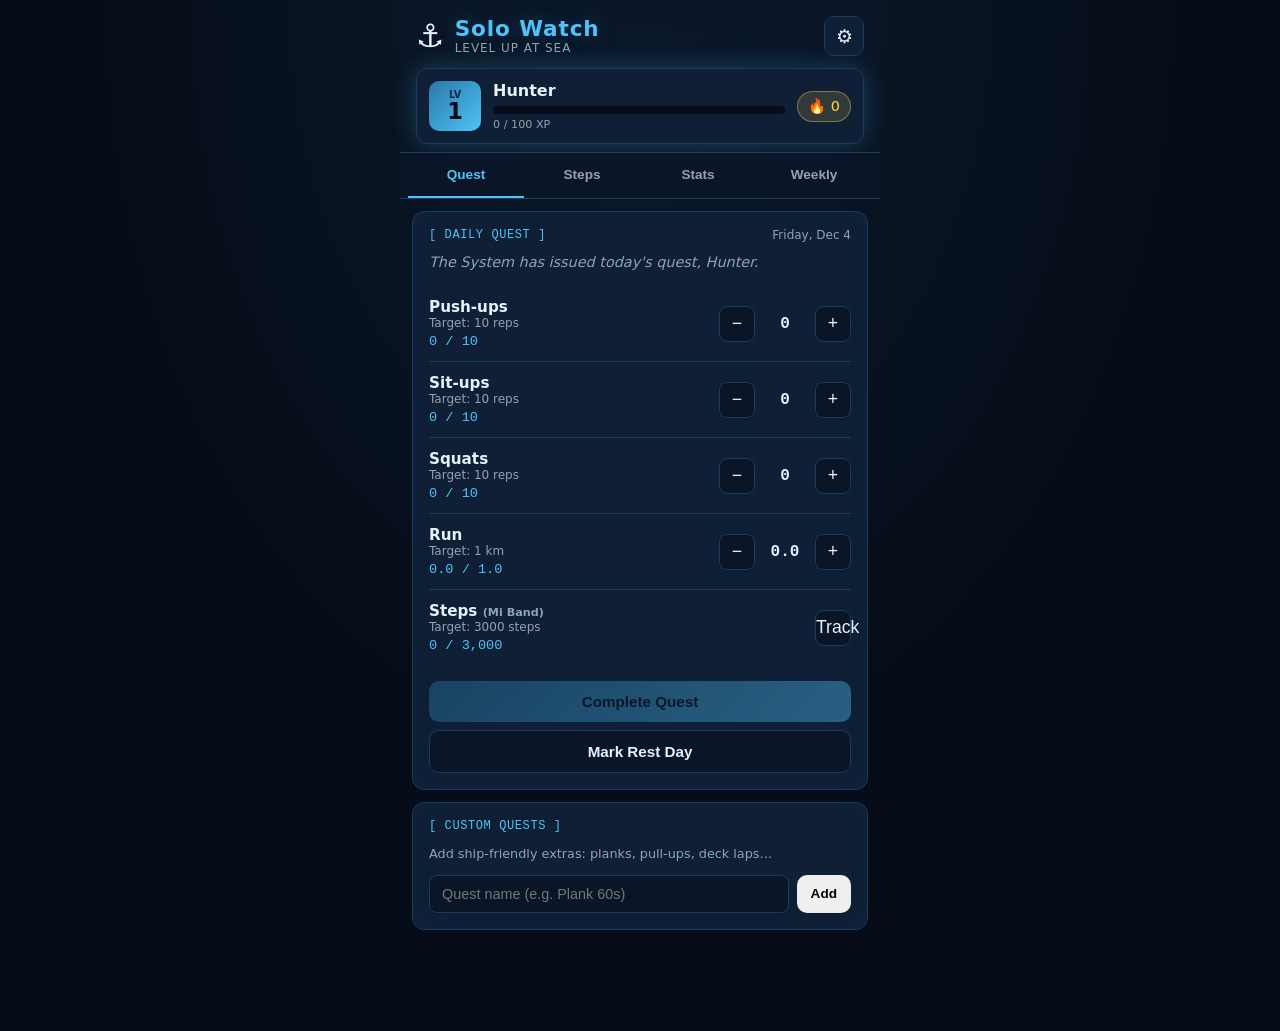
<file: index.html>
<!DOCTYPE html>
<html lang="en">
<head>
  <meta charset="UTF-8">
  <meta name="viewport" content="width=device-width, initial-scale=1, viewport-fit=cover, user-scalable=no">
  <meta name="theme-color" content="#0a1628">
  <meta name="description" content="Solo Watch — daily fitness quests for seafarers. Level up at sea with gradual training and Mi Band step tracking.">
  <title>Solo Watch</title>
  <link rel="manifest" href="manifest.json">
  <link rel="icon" type="image/svg+xml" href="icons/icon.svg">
  <link rel="apple-touch-icon" href="icons/icon.svg">
  <link rel="stylesheet" href="css/styles.css">
</head>
<body>
  <div id="app">
    <header class="system-header">
      <div class="header-top">
        <div class="logo">
          <span class="logo-icon">⚓</span>
          <div>
            <h1>Solo Watch</h1>
            <p class="tagline">Level up at sea</p>
          </div>
        </div>
        <button id="btn-settings" class="icon-btn" aria-label="Settings">⚙</button>
      </div>
      <div class="player-card" id="player-card">
        <div class="level-badge">
          <span class="level-label">LV</span>
          <span id="player-level">1</span>
        </div>
        <div class="player-info">
          <div class="player-name" id="player-name">Hunter</div>
          <div class="xp-bar-wrap">
            <div class="xp-bar" id="xp-bar"></div>
          </div>
          <div class="xp-text"><span id="player-xp">0</span> / <span id="player-xp-next">100</span> XP</div>
        </div>
        <div class="streak-badge" id="streak-display" title="Current streak">🔥 0</div>
      </div>
    </header>

    <nav class="tab-nav" role="tablist">
      <button class="tab active" data-tab="quest" role="tab">Quest</button>
      <button class="tab" data-tab="steps" role="tab">Steps</button>
      <button class="tab" data-tab="stats" role="tab">Stats</button>
      <button class="tab" data-tab="weekly" role="tab">Weekly</button>
    </nav>

    <main>
      <!-- QUEST TAB -->
      <section id="tab-quest" class="tab-panel active">
        <div class="system-panel daily-quest-panel">
          <div class="panel-header">
            <span class="panel-tag">[ DAILY QUEST ]</span>
            <span id="quest-date" class="quest-date"></span>
          </div>
          <p class="system-msg" id="system-greeting">The System has issued today's quest.</p>
          <div id="rest-day-banner" class="rest-banner hidden">Rest day — recovery earns +25% XP tomorrow.</div>
          <div id="penalty-banner" class="penalty-banner hidden">⚠ PENALTY ZONE — incomplete quest from yesterday.</div>

          <div class="quest-list" id="quest-list"></div>

          <div class="quest-actions">
            <button id="btn-complete-quest" class="btn primary" disabled>Complete Quest</button>
            <button id="btn-rest-day" class="btn secondary">Mark Rest Day</button>
          </div>
        </div>

        <div class="system-panel">
          <div class="panel-header"><span class="panel-tag">[ CUSTOM QUESTS ]</span></div>
          <div id="custom-quest-list"></div>
          <form id="custom-quest-form" class="custom-form">
            <input type="text" id="custom-quest-name" placeholder="Quest name (e.g. Plank 60s)" maxlength="60" required>
            <button type="submit" class="btn small">Add</button>
          </form>
        </div>
      </section>

      <!-- STEPS TAB -->
      <section id="tab-steps" class="tab-panel">
        <div class="system-panel">
          <div class="panel-header"><span class="panel-tag">[ MI BAND 6 — STEPS ]</span></div>
          <p class="hint">Sync from Zepp Life or enter steps manually. Works offline at sea.</p>

          <div class="steps-hero">
            <div class="steps-count" id="steps-today">0</div>
            <div class="steps-goal">/ <span id="steps-goal">3000</span> steps</div>
            <div class="steps-bar-wrap"><div class="steps-bar" id="steps-bar"></div></div>
          </div>

          <div class="steps-controls">
            <button class="btn counter-btn" data-steps="-500">−500</button>
            <button class="btn counter-btn" data-steps="-100">−100</button>
            <input type="number" id="steps-input" min="0" max="100000" placeholder="Enter steps">
            <button class="btn counter-btn" data-steps="100">+100</button>
            <button class="btn counter-btn" data-steps="500">+500</button>
          </div>
          <button id="btn-set-steps" class="btn secondary full">Set Steps</button>

          <div class="import-block">
            <label class="btn secondary full file-label">
              Import Zepp Life CSV
              <input type="file" id="csv-import" accept=".csv,.txt" hidden>
            </label>
            <details class="mi-band-help">
              <summary>How to sync Mi Band 6</summary>
              <ol>
                <li>Open <strong>Zepp Life</strong> (Mi Fit) on your phone.</li>
                <li>Check today's steps on the home screen.</li>
                <li>Enter them above, or export data: Profile → Settings → Account → Export data.</li>
                <li>Import the <code>hour_steps*.csv</code> or <code>steps*.csv</code> file here.</li>
              </ol>
            </details>
          </div>
        </div>
      </section>

      <!-- STATS TAB -->
      <section id="tab-stats" class="tab-panel">
        <div class="system-panel">
          <div class="panel-header"><span class="panel-tag">[ STATUS WINDOW ]</span></div>
          <div class="stats-grid" id="stats-grid"></div>
        </div>
        <div class="system-panel">
          <div class="panel-header"><span class="panel-tag">[ TITLES & ACHIEVEMENTS ]</span></div>
          <div id="achievements-list" class="achievements"></div>
        </div>
        <div class="system-panel">
          <div class="panel-header"><span class="panel-tag">[ RAMP PROGRESS ]</span></div>
          <p class="hint">Training intensity increases as you level up. Full quest: 100 / 100 / 100 / 10 km.</p>
          <div id="ramp-progress" class="ramp-progress"></div>
        </div>
      </section>

      <!-- WEEKLY TAB -->
      <section id="tab-weekly" class="tab-panel">
        <div class="system-panel">
          <div class="panel-header"><span class="panel-tag">[ WEEKLY LOG ]</span></div>
          <div id="weekly-summary" class="weekly-summary"></div>
          <div id="weekly-chart" class="weekly-chart"></div>
        </div>
        <div class="system-panel">
          <div class="panel-header"><span class="panel-tag">[ HISTORY ]</span></div>
          <div id="history-list" class="history-list"></div>
        </div>
      </section>
    </main>

    <!-- Settings modal -->
    <dialog id="settings-dialog" class="system-dialog">
      <form method="dialog" id="settings-form">
        <h2>Settings</h2>
        <label>Hunter name
          <input type="text" id="setting-name" maxlength="24">
        </label>
        <label>Timezone (for daily reset)
          <select id="setting-timezone"></select>
        </label>
        <fieldset>
          <legend>Watch schedule (reminders)</legend>
          <label>Watch start
            <input type="time" id="setting-watch-start" value="00:00">
          </label>
          <label>Watch end
            <input type="time" id="setting-watch-end" value="04:00">
          </label>
          <label class="checkbox-label">
            <input type="checkbox" id="setting-reminders"> Enable quest reminders
          </label>
          <label>Reminder time (off-watch)
            <input type="time" id="setting-reminder-time" value="10:00">
          </label>
        </fieldset>
        <label>Steps daily goal override (0 = use ramp)
          <input type="number" id="setting-steps-override" min="0" max="50000" value="0">
        </label>
        <div class="dialog-actions">
          <button type="submit" class="btn primary">Save</button>
          <button type="button" id="btn-export" class="btn secondary">Export data</button>
          <button type="button" id="btn-reset" class="btn danger">Reset all</button>
        </div>
      </form>
    </dialog>

    <div id="toast" class="toast hidden" role="status"></div>
  </div>

  <script type="module" src="js/app.js"></script>
</body>
</html>
</file>
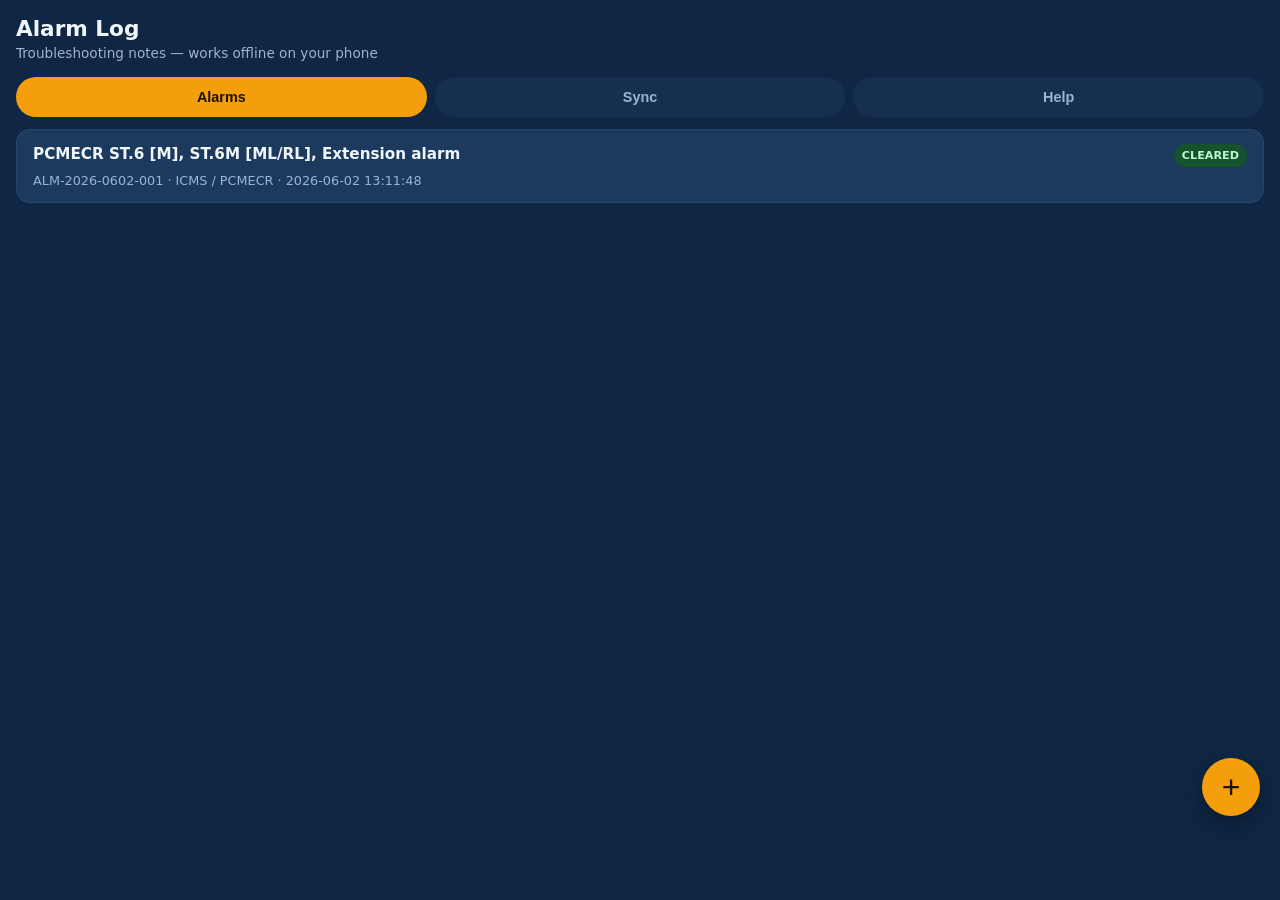
<file: alarm-log/index.html>
<!DOCTYPE html>
<html lang="en">
<head>
  <meta charset="UTF-8">
  <meta name="viewport" content="width=device-width, initial-scale=1, viewport-fit=cover">
  <meta name="theme-color" content="#0f2744">
  <meta name="apple-mobile-web-app-capable" content="yes">
  <meta name="apple-mobile-web-app-status-bar-style" content="black-translucent">
  <title>Alarm Log</title>
  <link rel="manifest" href="manifest.json">
  <link rel="icon" href="icons/icon.svg" type="image/svg+xml">
  <link rel="apple-touch-icon" href="icons/icon.svg">
  <link rel="stylesheet" href="css/styles.css">
</head>
<body>
  <header>
    <h1>Alarm Log</h1>
    <p>Troubleshooting notes — works offline on your phone</p>
  </header>

  <nav class="tabs" id="tabs">
    <button class="tab active" data-tab="list">Alarms</button>
    <button class="tab" data-tab="export">Sync</button>
    <button class="tab" data-tab="help">Help</button>
  </nav>

  <main>
    <section class="panel active" id="panel-list">
      <div id="alarm-list"></div>
    </section>

    <section class="panel" id="panel-detail">
      <div class="detail-header">
        <button class="back-btn" id="btn-back" aria-label="Back">←</button>
        <h2 id="detail-title">Alarm</h2>
      </div>
      <form id="alarm-form"></form>
    </section>

    <section class="panel" id="panel-export">
      <div class="help-box">
        <h3>Send to GitHub</h3>
        <p>Your alarms are saved on this phone. Tap below to download a file, then upload it to GitHub (laptop is easier).</p>
      </div>
      <button class="btn btn-green" id="btn-export">Download CSV for GitHub</button>
      <button class="btn btn-blue" id="btn-import">Import CSV from file</button>
      <input type="file" accept=".csv,text/csv" class="file-input" id="file-import">
      <p class="card-meta" style="margin-top:12px">File name: <code>incident-log.csv</code></p>
    </section>

    <section class="panel" id="panel-help">
      <div class="help-box">
        <h3>Add to Home Screen (like an app)</h3>
        <ol>
          <li>Open this page in <strong>Chrome</strong> on your phone.</li>
          <li>Menu <strong>⋮</strong> → <strong>Add to Home screen</strong> or <strong>Install app</strong>.</li>
          <li>Open from the new icon — works offline at sea.</li>
        </ol>
      </div>
      <div class="help-box">
        <h3>Upload CSV to GitHub (laptop)</h3>
        <ol>
          <li>Tap <strong>Sync</strong> → <strong>Download CSV for GitHub</strong>.</li>
          <li>On laptop: open your repo → <code>alarms/data/incident-log.csv</code>.</li>
          <li>Click pencil → paste file contents → <strong>Commit</strong>.</li>
          <li>Status <strong>DONE</strong> moves alarm to <code>resolved/icms/</code> on GitHub.</li>
        </ol>
      </div>
      <div class="help-box">
        <h3>Status labels</h3>
        <p><strong>IN PROGRESS</strong> — alarm active<br>
        <strong>CLEARED</strong> — gone, no reset<br>
        <strong>RESET</strong> — reset on panel<br>
        <strong>DONE</strong> — closed and verified<br>
        <strong>RECURRING</strong> — came back again</p>
      </div>
    </section>
  </main>

  <button class="fab" id="fab-new" aria-label="New alarm">+</button>

  <script type="module" src="js/app.js"></script>
</body>
</html>
</file>
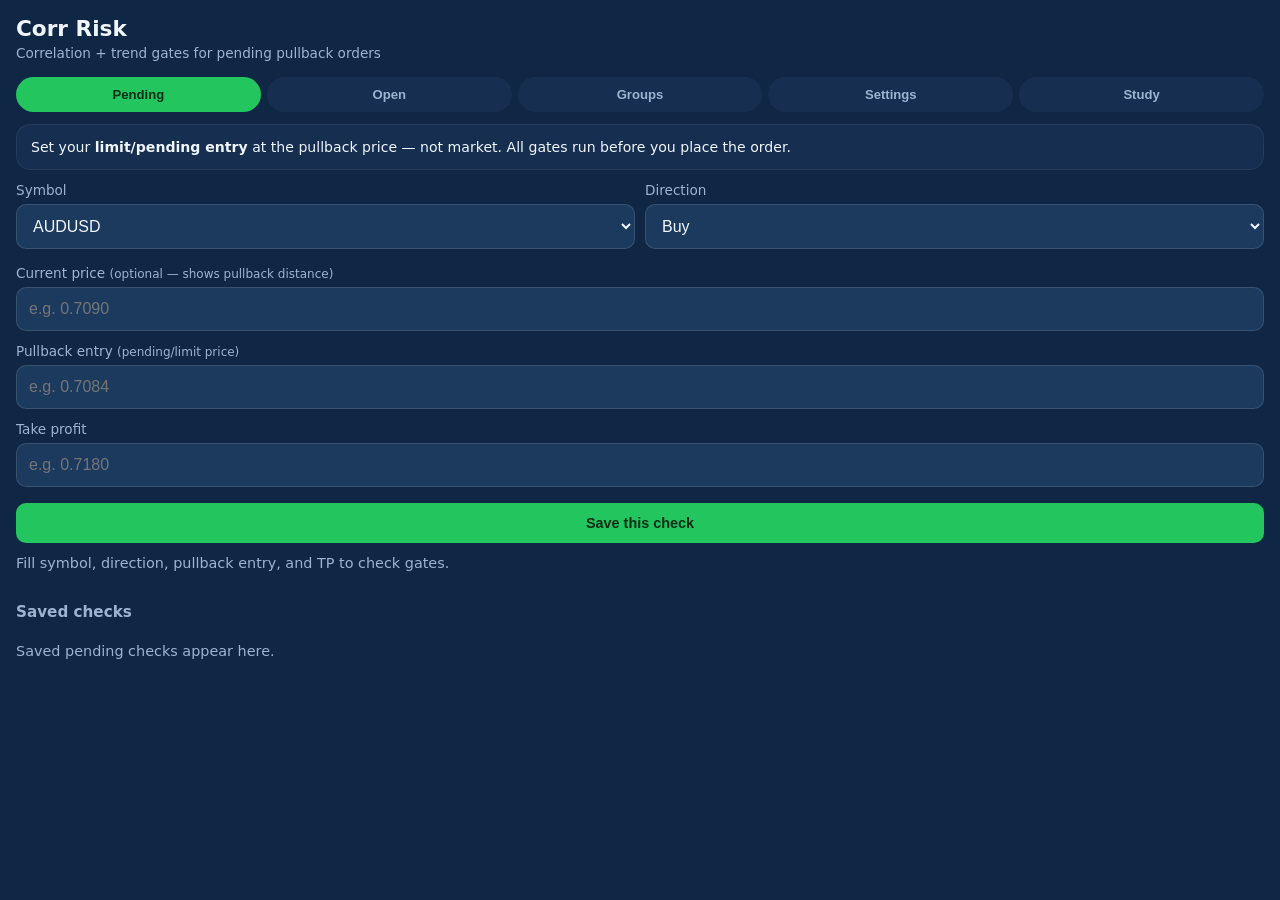
<file: ea-corr-calc/index.html>
<!DOCTYPE html>
<html lang="en">
<head>
  <meta charset="UTF-8">
  <meta name="viewport" content="width=device-width, initial-scale=1, viewport-fit=cover">
  <meta name="theme-color" content="#0f2744">
  <meta name="apple-mobile-web-app-capable" content="yes">
  <meta name="apple-mobile-web-app-status-bar-style" content="black-translucent">
  <title>Corr Risk — Pending Pullback</title>
  <link rel="manifest" href="manifest.json">
  <link rel="icon" href="icons/icon.svg" type="image/svg+xml">
  <link rel="apple-touch-icon" href="icons/icon.svg">
  <link rel="stylesheet" href="css/styles.css">
</head>
<body>
  <header>
    <h1>Corr Risk</h1>
    <p>Correlation + trend gates for pending pullback orders</p>
  </header>

  <nav class="tabs" id="tabs">
    <button class="tab active" data-tab="pending">Pending</button>
    <button class="tab" data-tab="positions">Open</button>
    <button class="tab" data-tab="risk">Groups</button>
    <button class="tab" data-tab="settings">Settings</button>
    <button class="tab" data-tab="study">Study</button>
  </nav>

  <main>
    <section class="panel active" id="panel-pending">
      <div class="help-box compact">
        <p>Set your <strong>limit/pending entry</strong> at the pullback price — not market. All gates run before you place the order.</p>
      </div>

      <form class="form" id="pending-form" onsubmit="return false">
        <div class="row-2">
          <label>Symbol
            <select id="p-symbol"></select>
          </label>
          <label>Direction
            <select id="p-direction">
              <option value="Buy">Buy</option>
              <option value="Sell">Sell</option>
            </select>
          </label>
        </div>
        <label>Current price <span class="hint">(optional — shows pullback distance)</span>
          <input type="number" id="p-current" step="any" placeholder="e.g. 0.7090">
        </label>
        <label>Pullback entry <span class="hint">(pending/limit price)</span>
          <input type="number" id="p-entry" step="any" placeholder="e.g. 0.7084" required>
        </label>
        <label>Take profit
          <input type="number" id="p-tp" step="any" placeholder="e.g. 0.7180" required>
        </label>
        <button type="button" class="btn btn-green" id="btn-save-pending">Save this check</button>
      </form>

      <div id="pending-result"></div>

      <h3 class="section-title">Saved checks</h3>
      <div id="pending-drafts"></div>
    </section>

    <section class="panel" id="panel-positions">
      <div class="help-box compact">
        <p>Open positions feed the correlation monitor. Update when trades fill.</p>
      </div>
      <div class="btn-row">
        <button type="button" class="btn btn-blue btn-sm" id="btn-load-sim">Load sim (6 trades)</button>
        <button type="button" class="btn btn-sm" id="btn-clear-pos">Clear all</button>
      </div>
      <div id="position-list"></div>

      <h3 class="section-title">Add position</h3>
      <form class="form" id="position-form">
        <div class="row-2">
          <label>Symbol<select id="pos-symbol"></select></label>
          <label>Direction
            <select id="pos-direction">
              <option value="Buy">Buy</option>
              <option value="Sell">Sell</option>
            </select>
          </label>
        </div>
        <div class="row-3">
          <label>Entry<input type="number" id="pos-entry" step="any" required></label>
          <label>SL<input type="number" id="pos-sl" step="any" required></label>
          <label>Lot<input type="number" id="pos-lot" step="0.01" required></label>
        </div>
        <button type="submit" class="btn btn-green">Add open trade</button>
      </form>
    </section>

    <section class="panel" id="panel-risk">
      <div class="help-box compact">
        <p>Group A = USD weakness (EUR/GBP/AUD/NZD buys, XAU buy, USDCHF/USDCAD sells). Group B = opposite.</p>
      </div>
      <div id="risk-monitor"></div>
    </section>

    <section class="panel" id="panel-settings">
      <form class="form" id="settings-form"></form>
    </section>

    <section class="panel" id="panel-study">
      <div class="help-box compact">
        <p>Practice scenarios from the Excel study guide (T1–T8). Tap a test to load positions + pending inputs.</p>
      </div>
      <div id="study-tests"></div>
    </section>
  </main>

  <script type="module" src="js/app.js"></script>
</body>
</html>
</file>
<file: css/styles.css>
:root {
  --bg-deep: #060d18;
  --bg-panel: #0a1628;
  --bg-card: #0f1f35;
  --border: #1e3a5f;
  --accent: #4fc3f7;
  --accent-dim: #2979a8;
  --accent-glow: rgba(79, 195, 247, 0.25);
  --gold: #ffd54f;
  --danger: #ef5350;
  --success: #66bb6a;
  --text: #e3f2fd;
  --text-dim: #90a4ae;
  --font: system-ui, -apple-system, "Segoe UI", Roboto, sans-serif;
  --mono: ui-monospace, "Cascadia Code", monospace;
  --radius: 12px;
  --safe-bottom: env(safe-area-inset-bottom, 0px);
}

* { box-sizing: border-box; margin: 0; padding: 0; }

html, body {
  height: 100%;
  background: var(--bg-deep);
  color: var(--text);
  font-family: var(--font);
  -webkit-tap-highlight-color: transparent;
  overscroll-behavior: none;
}

body {
  background:
    radial-gradient(ellipse at 50% 0%, rgba(30, 80, 130, 0.2), transparent 60%),
    var(--bg-deep);
}

#app {
  max-width: 480px;
  margin: 0 auto;
  min-height: 100%;
  padding-bottom: calc(72px + var(--safe-bottom));
}

/* Header */
.system-header {
  padding: 16px 16px 8px;
  border-bottom: 1px solid var(--border);
  background: linear-gradient(180deg, var(--bg-panel), transparent);
}

.header-top {
  display: flex;
  justify-content: space-between;
  align-items: flex-start;
  margin-bottom: 12px;
}

.logo {
  display: flex;
  gap: 10px;
  align-items: center;
}

.logo-icon { font-size: 2rem; }

.logo h1 {
  font-size: 1.35rem;
  font-weight: 700;
  letter-spacing: 0.04em;
  color: var(--accent);
  text-shadow: 0 0 20px var(--accent-glow);
}

.tagline {
  font-size: 0.75rem;
  color: var(--text-dim);
  letter-spacing: 0.08em;
  text-transform: uppercase;
}

.icon-btn {
  background: var(--bg-card);
  border: 1px solid var(--border);
  color: var(--text);
  width: 40px;
  height: 40px;
  border-radius: 10px;
  font-size: 1.2rem;
  cursor: pointer;
}

.player-card {
  display: flex;
  align-items: center;
  gap: 12px;
  background: var(--bg-card);
  border: 1px solid var(--border);
  border-radius: var(--radius);
  padding: 12px;
  box-shadow: 0 0 24px var(--accent-glow);
}

.level-badge {
  background: linear-gradient(135deg, var(--accent-dim), var(--accent));
  color: var(--bg-deep);
  border-radius: 10px;
  padding: 8px 10px;
  text-align: center;
  min-width: 52px;
  font-weight: 800;
}

.level-label {
  display: block;
  font-size: 0.6rem;
  opacity: 0.8;
}

#player-level { font-size: 1.4rem; line-height: 1; }

.player-info { flex: 1; min-width: 0; }

.player-name {
  font-weight: 600;
  margin-bottom: 6px;
  white-space: nowrap;
  overflow: hidden;
  text-overflow: ellipsis;
}

.xp-bar-wrap {
  height: 8px;
  background: var(--bg-deep);
  border-radius: 4px;
  overflow: hidden;
  margin-bottom: 4px;
}

.xp-bar {
  height: 100%;
  width: 0%;
  background: linear-gradient(90deg, var(--accent-dim), var(--accent));
  transition: width 0.4s ease;
}

.xp-text { font-size: 0.7rem; color: var(--text-dim); }

.streak-badge {
  font-size: 0.9rem;
  background: rgba(255, 213, 79, 0.15);
  border: 1px solid rgba(255, 213, 79, 0.4);
  color: var(--gold);
  padding: 6px 10px;
  border-radius: 20px;
  white-space: nowrap;
}

/* Tabs */
.tab-nav {
  display: flex;
  position: sticky;
  top: 0;
  z-index: 10;
  background: var(--bg-panel);
  border-bottom: 1px solid var(--border);
  padding: 0 8px;
}

.tab {
  flex: 1;
  background: none;
  border: none;
  color: var(--text-dim);
  padding: 14px 4px;
  font-size: 0.85rem;
  font-weight: 600;
  cursor: pointer;
  border-bottom: 2px solid transparent;
  transition: color 0.2s, border-color 0.2s;
}

.tab.active {
  color: var(--accent);
  border-bottom-color: var(--accent);
}

.tab-panel { display: none; padding: 12px; }
.tab-panel.active { display: block; }

/* Panels */
.system-panel {
  background: var(--bg-card);
  border: 1px solid var(--border);
  border-radius: var(--radius);
  padding: 16px;
  margin-bottom: 12px;
  position: relative;
}

.system-panel::before {
  content: "";
  position: absolute;
  inset: 0;
  border-radius: var(--radius);
  pointer-events: none;
  box-shadow: inset 0 0 30px rgba(79, 195, 247, 0.03);
}

.panel-header {
  display: flex;
  justify-content: space-between;
  align-items: center;
  margin-bottom: 12px;
}

.panel-tag {
  font-family: var(--mono);
  font-size: 0.75rem;
  color: var(--accent);
  letter-spacing: 0.05em;
}

.quest-date { font-size: 0.75rem; color: var(--text-dim); }

.system-msg {
  font-size: 0.9rem;
  color: var(--text-dim);
  margin-bottom: 16px;
  font-style: italic;
}

.hint {
  font-size: 0.8rem;
  color: var(--text-dim);
  margin-bottom: 12px;
  line-height: 1.4;
}

.rest-banner {
  background: rgba(102, 187, 106, 0.15);
  border: 1px solid var(--success);
  color: var(--success);
  padding: 10px 12px;
  border-radius: 8px;
  margin-bottom: 12px;
  font-size: 0.85rem;
}

.penalty-banner {
  background: rgba(239, 83, 80, 0.15);
  border: 1px solid var(--danger);
  color: var(--danger);
  padding: 10px 12px;
  border-radius: 8px;
  margin-bottom: 12px;
  font-size: 0.85rem;
  animation: pulse 2s infinite;
}

@keyframes pulse {
  0%, 100% { opacity: 1; }
  50% { opacity: 0.7; }
}

.hidden { display: none !important; }

/* Quest items */
.quest-item {
  display: grid;
  grid-template-columns: 1fr auto;
  gap: 8px;
  align-items: center;
  padding: 12px 0;
  border-bottom: 1px solid var(--border);
}

.quest-item:last-child { border-bottom: none; }

.quest-label {
  font-weight: 600;
  font-size: 0.95rem;
}

.quest-target {
  font-size: 0.75rem;
  color: var(--text-dim);
}

.quest-progress-text {
  font-family: var(--mono);
  font-size: 0.85rem;
  color: var(--accent);
  margin-top: 4px;
}

.quest-controls {
  display: flex;
  align-items: center;
  gap: 6px;
}

.quest-controls button {
  width: 36px;
  height: 36px;
  border-radius: 8px;
  border: 1px solid var(--border);
  background: var(--bg-panel);
  color: var(--text);
  font-size: 1.1rem;
  cursor: pointer;
}

.quest-controls button:active { background: var(--accent-dim); }

.quest-value {
  min-width: 48px;
  text-align: center;
  font-weight: 700;
  font-family: var(--mono);
}

.quest-item.done .quest-label { color: var(--success); }
.quest-item.done .quest-progress-text::after { content: " ✓"; color: var(--success); }

/* Buttons */
.btn {
  border: none;
  border-radius: 10px;
  padding: 12px 20px;
  font-size: 0.95rem;
  font-weight: 600;
  cursor: pointer;
  transition: transform 0.1s, opacity 0.2s;
}

.btn:active { transform: scale(0.98); }
.btn:disabled { opacity: 0.4; cursor: not-allowed; }

.btn.primary {
  background: linear-gradient(135deg, var(--accent-dim), var(--accent));
  color: var(--bg-deep);
}

.btn.secondary {
  background: var(--bg-panel);
  color: var(--text);
  border: 1px solid var(--border);
}

.btn.danger {
  background: rgba(239, 83, 80, 0.2);
  color: var(--danger);
  border: 1px solid var(--danger);
}

.btn.small { padding: 8px 14px; font-size: 0.85rem; }
.btn.full { width: 100%; margin-top: 8px; }

.quest-actions {
  display: flex;
  flex-direction: column;
  gap: 8px;
  margin-top: 16px;
}

/* Custom quests */
.custom-form {
  display: flex;
  gap: 8px;
  margin-top: 12px;
}

.custom-form input {
  flex: 1;
  background: var(--bg-panel);
  border: 1px solid var(--border);
  border-radius: 8px;
  padding: 10px 12px;
  color: var(--text);
  font-size: 0.9rem;
}

.custom-quest-item {
  display: flex;
  align-items: center;
  gap: 8px;
  padding: 10px 0;
  border-bottom: 1px solid var(--border);
}

.custom-quest-item label { flex: 1; font-size: 0.9rem; cursor: pointer; }

/* Steps */
.steps-hero {
  text-align: center;
  padding: 20px 0;
}

.steps-count {
  font-size: 3rem;
  font-weight: 800;
  color: var(--accent);
  font-family: var(--mono);
  line-height: 1;
}

.steps-goal { color: var(--text-dim); margin-bottom: 12px; }

.steps-bar-wrap {
  height: 10px;
  background: var(--bg-deep);
  border-radius: 5px;
  overflow: hidden;
  margin: 0 16px;
}

.steps-bar {
  height: 100%;
  width: 0%;
  background: linear-gradient(90deg, var(--accent-dim), var(--gold));
  transition: width 0.4s;
}

.steps-controls {
  display: flex;
  flex-wrap: wrap;
  gap: 8px;
  justify-content: center;
  align-items: center;
  margin-top: 12px;
}

.steps-controls input {
  width: 100%;
  max-width: 140px;
  background: var(--bg-panel);
  border: 1px solid var(--border);
  border-radius: 8px;
  padding: 10px;
  color: var(--text);
  text-align: center;
  font-family: var(--mono);
}

.counter-btn { padding: 10px 14px; min-width: 64px; }

.import-block { margin-top: 16px; }

.file-label { display: block; text-align: center; cursor: pointer; }

.mi-band-help {
  margin-top: 12px;
  font-size: 0.8rem;
  color: var(--text-dim);
}

.mi-band-help summary {
  cursor: pointer;
  color: var(--accent);
  margin-bottom: 8px;
}

.mi-band-help ol {
  padding-left: 20px;
  line-height: 1.6;
}

.mi-band-help code {
  background: var(--bg-panel);
  padding: 2px 6px;
  border-radius: 4px;
  font-size: 0.75rem;
}

/* Stats */
.stats-grid {
  display: grid;
  gap: 10px;
}

.stat-row {
  display: grid;
  grid-template-columns: 80px 1fr 40px;
  align-items: center;
  gap: 10px;
}

.stat-name {
  font-size: 0.8rem;
  font-weight: 700;
  color: var(--accent);
  font-family: var(--mono);
}

.stat-bar-wrap {
  height: 10px;
  background: var(--bg-deep);
  border-radius: 5px;
  overflow: hidden;
}

.stat-bar {
  height: 100%;
  background: var(--accent);
  transition: width 0.4s;
}

.stat-val {
  text-align: right;
  font-family: var(--mono);
  font-size: 0.85rem;
}

.achievements {
  display: flex;
  flex-wrap: wrap;
  gap: 8px;
}

.achievement {
  background: var(--bg-panel);
  border: 1px solid var(--border);
  border-radius: 8px;
  padding: 8px 12px;
  font-size: 0.8rem;
}

.achievement.unlocked {
  border-color: var(--gold);
  color: var(--gold);
}

.achievement.locked { opacity: 0.4; }

.ramp-progress { margin-top: 8px; }

.ramp-row {
  display: flex;
  justify-content: space-between;
  padding: 8px 0;
  border-bottom: 1px solid var(--border);
  font-size: 0.85rem;
}

.ramp-row span:last-child {
  font-family: var(--mono);
  color: var(--accent);
}

/* Weekly */
.weekly-summary {
  display: grid;
  grid-template-columns: repeat(2, 1fr);
  gap: 10px;
  margin-bottom: 16px;
}

.summary-card {
  background: var(--bg-panel);
  border-radius: 8px;
  padding: 12px;
  text-align: center;
}

.summary-card .val {
  font-size: 1.5rem;
  font-weight: 800;
  color: var(--accent);
  font-family: var(--mono);
}

.summary-card .lbl {
  font-size: 0.7rem;
  color: var(--text-dim);
  text-transform: uppercase;
  margin-top: 4px;
}

.weekly-chart {
  display: flex;
  align-items: flex-end;
  gap: 6px;
  height: 120px;
  padding-top: 8px;
}

.chart-bar-wrap {
  flex: 1;
  display: flex;
  flex-direction: column;
  align-items: center;
  height: 100%;
  justify-content: flex-end;
}

.chart-bar {
  width: 100%;
  max-width: 32px;
  background: linear-gradient(180deg, var(--accent), var(--accent-dim));
  border-radius: 4px 4px 0 0;
  min-height: 4px;
  transition: height 0.3s;
}

.chart-bar.rest { background: var(--success); opacity: 0.6; }
.chart-bar.miss { background: var(--danger); opacity: 0.6; }

.chart-label {
  font-size: 0.65rem;
  color: var(--text-dim);
  margin-top: 4px;
}

.history-list { max-height: 280px; overflow-y: auto; }

.history-item {
  display: flex;
  justify-content: space-between;
  padding: 10px 0;
  border-bottom: 1px solid var(--border);
  font-size: 0.85rem;
}

.history-item .status-complete { color: var(--success); }
.history-item .status-rest { color: var(--success); }
.history-item .status-miss { color: var(--danger); }
.history-item .status-partial { color: var(--gold); }

/* Dialog */
.system-dialog {
  background: var(--bg-card);
  border: 1px solid var(--accent);
  border-radius: var(--radius);
  color: var(--text);
  padding: 24px;
  max-width: 90vw;
  width: 400px;
  box-shadow: 0 0 40px var(--accent-glow);
}

.system-dialog::backdrop {
  background: rgba(0, 0, 0, 0.7);
}

.system-dialog h2 {
  color: var(--accent);
  margin-bottom: 16px;
  font-size: 1.1rem;
}

.system-dialog label {
  display: block;
  margin-bottom: 12px;
  font-size: 0.85rem;
  color: var(--text-dim);
}

.system-dialog input,
.system-dialog select {
  display: block;
  width: 100%;
  margin-top: 4px;
  background: var(--bg-panel);
  border: 1px solid var(--border);
  border-radius: 8px;
  padding: 10px;
  color: var(--text);
  font-size: 0.95rem;
}

.system-dialog fieldset {
  border: 1px solid var(--border);
  border-radius: 8px;
  padding: 12px;
  margin-bottom: 12px;
}

.system-dialog legend {
  font-size: 0.8rem;
  color: var(--accent);
  padding: 0 6px;
}

.checkbox-label {
  display: flex !important;
  align-items: center;
  gap: 8px;
}

.checkbox-label input { width: auto; margin: 0; }

.dialog-actions {
  display: flex;
  flex-direction: column;
  gap: 8px;
  margin-top: 16px;
}

/* Toast */
.toast {
  position: fixed;
  bottom: calc(80px + var(--safe-bottom));
  left: 50%;
  transform: translateX(-50%);
  background: var(--bg-card);
  border: 1px solid var(--accent);
  color: var(--text);
  padding: 12px 20px;
  border-radius: 10px;
  font-size: 0.9rem;
  z-index: 100;
  max-width: 90vw;
  text-align: center;
  box-shadow: 0 4px 24px rgba(0, 0, 0, 0.4);
  animation: slideUp 0.3s ease;
}

@keyframes slideUp {
  from { opacity: 0; transform: translateX(-50%) translateY(10px); }
  to { opacity: 1; transform: translateX(-50%) translateY(0); }
}
</file>
<file: alarm-log/css/styles.css>
:root {
  --bg: #0f2744;
  --bg2: #162f50;
  --card: #1c3a5e;
  --text: #f0f6fc;
  --muted: #9bb4d0;
  --accent: #f59e0b;
  --green: #22c55e;
  --blue: #3b82f6;
  --red: #ef4444;
  --purple: #a855f7;
  --radius: 14px;
  --safe-bottom: env(safe-area-inset-bottom, 0px);
}

* { box-sizing: border-box; margin: 0; padding: 0; }

html, body {
  font-family: system-ui, -apple-system, Segoe UI, Roboto, sans-serif;
  background: var(--bg);
  color: var(--text);
  min-height: 100%;
  -webkit-tap-highlight-color: transparent;
}

body { padding-bottom: calc(72px + var(--safe-bottom)); }

header {
  position: sticky;
  top: 0;
  z-index: 10;
  background: linear-gradient(180deg, var(--bg) 80%, transparent);
  padding: 16px 16px 8px;
}

header h1 {
  font-size: 1.35rem;
  font-weight: 700;
}

header p {
  color: var(--muted);
  font-size: 0.85rem;
  margin-top: 4px;
}

nav.tabs {
  display: flex;
  gap: 8px;
  padding: 8px 16px 12px;
  overflow-x: auto;
}

.tab {
  flex: 1;
  min-width: 88px;
  border: none;
  background: var(--bg2);
  color: var(--muted);
  padding: 12px 8px;
  border-radius: 999px;
  font-size: 0.9rem;
  font-weight: 600;
  cursor: pointer;
}

.tab.active {
  background: var(--accent);
  color: #1a1200;
}

main { padding: 0 16px 24px; }

.panel { display: none; }
.panel.active { display: block; }

.card {
  background: var(--card);
  border-radius: var(--radius);
  padding: 14px 16px;
  margin-bottom: 10px;
  border: 1px solid rgba(255,255,255,0.06);
  cursor: pointer;
}

.card:active { transform: scale(0.99); }

.card-top {
  display: flex;
  justify-content: space-between;
  gap: 8px;
  align-items: flex-start;
}

.card h3 {
  font-size: 0.95rem;
  line-height: 1.35;
  font-weight: 600;
}

.badge {
  font-size: 0.7rem;
  font-weight: 700;
  padding: 5px 8px;
  border-radius: 999px;
  white-space: nowrap;
  flex-shrink: 0;
}

.badge.progress { background: #7f1d1d; color: #fecaca; }
.badge.cleared { background: #14532d; color: #bbf7d0; }
.badge.reset { background: #1e3a8a; color: #bfdbfe; }
.badge.done { background: #3b0764; color: #e9d5ff; }
.badge.recurring { background: #713f12; color: #fde68a; }

.card-meta {
  color: var(--muted);
  font-size: 0.8rem;
  margin-top: 6px;
}

.fab {
  position: fixed;
  right: 20px;
  bottom: calc(84px + var(--safe-bottom));
  width: 58px;
  height: 58px;
  border-radius: 50%;
  border: none;
  background: var(--accent);
  color: #1a1200;
  font-size: 2rem;
  font-weight: 300;
  line-height: 1;
  box-shadow: 0 8px 24px rgba(0,0,0,0.35);
  cursor: pointer;
  z-index: 20;
}

.fab.hidden { display: none; }

.form-group {
  margin-bottom: 14px;
}

.form-group label {
  display: block;
  font-size: 0.8rem;
  color: var(--muted);
  margin-bottom: 6px;
  font-weight: 600;
}

input, textarea, select {
  width: 100%;
  background: var(--bg2);
  border: 1px solid rgba(255,255,255,0.1);
  border-radius: 10px;
  color: var(--text);
  padding: 12px 14px;
  font-size: 1rem;
  font-family: inherit;
}

textarea { min-height: 88px; resize: vertical; }

.status-grid {
  display: grid;
  grid-template-columns: 1fr 1fr;
  gap: 8px;
}

.status-btn {
  border: 2px solid transparent;
  background: var(--bg2);
  color: var(--text);
  padding: 14px 10px;
  border-radius: 12px;
  font-size: 0.82rem;
  font-weight: 700;
  cursor: pointer;
  text-align: center;
}

.status-btn.selected {
  border-color: var(--accent);
  background: rgba(245, 158, 11, 0.15);
}

.step-row {
  display: flex;
  gap: 8px;
  margin-bottom: 10px;
}

.step-row input { flex: 1; }

.btn {
  display: block;
  width: 100%;
  border: none;
  border-radius: 12px;
  padding: 14px 16px;
  font-size: 1rem;
  font-weight: 700;
  cursor: pointer;
  margin-bottom: 10px;
}

.btn-primary { background: var(--accent); color: #1a1200; }
.btn-green { background: var(--green); color: #052e16; }
.btn-blue { background: var(--blue); color: #eff6ff; }
.btn-danger { background: #7f1d1d; color: #fecaca; }
.btn-ghost {
  background: transparent;
  border: 1px solid rgba(255,255,255,0.15);
  color: var(--muted);
}

.steps-list {
  background: var(--bg2);
  border-radius: 10px;
  padding: 12px 14px;
  margin-bottom: 14px;
  font-size: 0.9rem;
  line-height: 1.5;
  white-space: pre-wrap;
}

.help-box {
  background: var(--card);
  border-radius: var(--radius);
  padding: 16px;
  margin-bottom: 12px;
  line-height: 1.55;
  font-size: 0.92rem;
}

.help-box h3 {
  margin-bottom: 8px;
  color: var(--accent);
}

.help-box ol {
  padding-left: 20px;
}

.help-box li { margin-bottom: 8px; }

.help-box code {
  background: var(--bg2);
  padding: 2px 6px;
  border-radius: 4px;
  font-size: 0.85rem;
}

.empty {
  text-align: center;
  color: var(--muted);
  padding: 40px 16px;
}

.detail-header {
  display: flex;
  align-items: center;
  gap: 10px;
  margin-bottom: 16px;
}

.back-btn {
  background: var(--bg2);
  border: none;
  color: var(--text);
  width: 42px;
  height: 42px;
  border-radius: 10px;
  font-size: 1.2rem;
  cursor: pointer;
}

.detail-header h2 {
  font-size: 1.05rem;
  flex: 1;
}

.hidden { display: none !important; }

.file-input { display: none; }

.toast {
  position: fixed;
  left: 16px;
  right: 16px;
  bottom: calc(88px + var(--safe-bottom));
  background: var(--green);
  color: #052e16;
  padding: 12px 16px;
  border-radius: 12px;
  font-weight: 700;
  text-align: center;
  z-index: 30;
  animation: fade 2.5s ease forwards;
}

@keyframes fade {
  0%, 70% { opacity: 1; }
  100% { opacity: 0; pointer-events: none; }
}
</file>
<file: ea-corr-calc/css/styles.css>
:root {
  --bg: #0f2744;
  --bg2: #162f50;
  --card: #1c3a5e;
  --text: #f0f6fc;
  --muted: #9bb4d0;
  --accent: #22c55e;
  --green: #22c55e;
  --blue: #3b82f6;
  --red: #ef4444;
  --amber: #f59e0b;
  --radius: 14px;
  --safe-bottom: env(safe-area-inset-bottom, 0px);
}

* { box-sizing: border-box; margin: 0; padding: 0; }

html, body {
  font-family: system-ui, -apple-system, Segoe UI, Roboto, sans-serif;
  background: var(--bg);
  color: var(--text);
  min-height: 100%;
  -webkit-tap-highlight-color: transparent;
}

body { padding-bottom: calc(24px + var(--safe-bottom)); }

header {
  position: sticky;
  top: 0;
  z-index: 10;
  background: linear-gradient(180deg, var(--bg) 80%, transparent);
  padding: 16px 16px 8px;
}

header h1 { font-size: 1.35rem; font-weight: 700; }
header p { color: var(--muted); font-size: 0.85rem; margin-top: 4px; }

nav.tabs {
  display: flex;
  gap: 6px;
  padding: 8px 16px 12px;
  overflow-x: auto;
}

.tab {
  flex: 1;
  min-width: 64px;
  border: none;
  background: var(--bg2);
  color: var(--muted);
  padding: 10px 6px;
  border-radius: 999px;
  font-size: 0.82rem;
  font-weight: 600;
  cursor: pointer;
  white-space: nowrap;
}

.tab.active { background: var(--accent); color: #052e16; }

main { padding: 0 16px 24px; }
.panel { display: none; }
.panel.active { display: block; }

.help-box {
  background: var(--bg2);
  border-radius: var(--radius);
  padding: 12px 14px;
  margin-bottom: 14px;
  border: 1px solid rgba(255,255,255,0.06);
  font-size: 0.88rem;
  line-height: 1.45;
}

.help-box.compact { margin-bottom: 12px; }

.form label {
  display: block;
  font-size: 0.85rem;
  color: var(--muted);
  margin-bottom: 12px;
}

.form label.check {
  display: flex;
  align-items: center;
  gap: 8px;
  color: var(--text);
}

.form input,
.form select {
  display: block;
  width: 100%;
  margin-top: 6px;
  padding: 12px;
  border-radius: 10px;
  border: 1px solid rgba(255,255,255,0.12);
  background: var(--card);
  color: var(--text);
  font-size: 1rem;
}

.row-2, .row-3 {
  display: grid;
  gap: 10px;
  margin-bottom: 4px;
}

.row-2 { grid-template-columns: 1fr 1fr; }
.row-3 { grid-template-columns: 1fr 1fr 1fr; }

.hint { font-size: 0.75rem; color: var(--muted); font-weight: 400; }

.btn {
  display: inline-block;
  border: none;
  border-radius: 10px;
  padding: 12px 16px;
  font-size: 0.9rem;
  font-weight: 600;
  cursor: pointer;
  background: var(--bg2);
  color: var(--text);
}

.btn-green { background: var(--green); color: #052e16; width: 100%; margin-top: 4px; }
.btn-blue { background: var(--blue); color: #fff; }
.btn-danger { background: rgba(239,68,68,0.2); color: #fca5a5; }
.btn-sm { padding: 8px 12px; font-size: 0.82rem; width: auto; margin-top: 8px; margin-right: 6px; }

.btn-row { display: flex; gap: 8px; flex-wrap: wrap; margin-bottom: 12px; }

.card {
  background: var(--card);
  border-radius: var(--radius);
  padding: 14px 16px;
  margin-bottom: 10px;
  border: 1px solid rgba(255,255,255,0.06);
  cursor: pointer;
}

.card-static { cursor: default; }
.card:active:not(.card-static) { transform: scale(0.99); }

.card-top {
  display: flex;
  justify-content: space-between;
  gap: 8px;
  align-items: flex-start;
}

.card h3 { font-size: 0.95rem; line-height: 1.35; font-weight: 600; }
.card-meta { color: var(--muted); font-size: 0.8rem; margin-top: 6px; }

.badge {
  font-size: 0.72rem;
  font-weight: 700;
  padding: 4px 8px;
  border-radius: 999px;
  white-space: nowrap;
}

.badge.pass { background: rgba(34,197,94,0.2); color: #86efac; }
.badge.warn { background: rgba(245,158,11,0.2); color: #fcd34d; }
.badge.fail { background: rgba(239,68,68,0.2); color: #fca5a5; }
.badge.muted { background: rgba(155,180,208,0.15); color: var(--muted); }
.badge.group-a { background: rgba(59,130,246,0.2); color: #93c5fd; }
.badge.group-b { background: rgba(168,85,247,0.2); color: #d8b4fe; }

.empty { color: var(--muted); font-size: 0.9rem; padding: 12px 0; }

.section-title {
  font-size: 0.95rem;
  margin: 20px 0 10px;
  color: var(--muted);
  font-weight: 600;
}

.verdict-box {
  display: flex;
  justify-content: space-between;
  align-items: center;
  padding: 16px;
  border-radius: var(--radius);
  margin: 16px 0 12px;
  font-weight: 700;
  font-size: 1.1rem;
}

.verdict-box.pass { background: rgba(34,197,94,0.15); border: 1px solid rgba(34,197,94,0.4); }
.verdict-box.warn { background: rgba(245,158,11,0.15); border: 1px solid rgba(245,158,11,0.4); }
.verdict-box.fail { background: rgba(239,68,68,0.15); border: 1px solid rgba(239,68,68,0.4); }
.verdict-box.muted { background: var(--bg2); border: 1px solid rgba(255,255,255,0.08); }

.verdict-lot { font-size: 0.95rem; opacity: 0.9; }

.pullback-note {
  color: var(--amber);
  font-size: 0.88rem;
  margin-bottom: 12px;
}

.stat-grid {
  display: grid;
  grid-template-columns: 1fr 1fr;
  gap: 8px;
  margin-bottom: 14px;
}

.stat {
  background: var(--bg2);
  border-radius: 10px;
  padding: 10px 12px;
}

.stat span { display: block; font-size: 0.75rem; color: var(--muted); }
.stat strong { font-size: 0.88rem; display: block; margin-top: 4px; }

.gate-list {
  list-style: none;
  margin-bottom: 14px;
}

.gate {
  display: flex;
  gap: 10px;
  padding: 10px 0;
  border-bottom: 1px solid rgba(255,255,255,0.06);
}

.gate-icon {
  width: 22px;
  height: 22px;
  border-radius: 50%;
  display: flex;
  align-items: center;
  justify-content: center;
  font-size: 0.75rem;
  font-weight: 700;
  flex-shrink: 0;
}

.gate-pass .gate-icon { background: rgba(34,197,94,0.2); color: #86efac; }
.gate-fail .gate-icon { background: rgba(239,68,68,0.2); color: #fca5a5; }
.gate-info .gate-icon { background: rgba(59,130,246,0.2); color: #93c5fd; }

.gate strong { font-size: 0.88rem; }
.gate p { font-size: 0.8rem; color: var(--muted); margin-top: 2px; }

.log-box {
  background: var(--bg2);
  border-radius: var(--radius);
  padding: 12px;
  margin-top: 8px;
}

.log-box label { font-size: 0.75rem; color: var(--muted); display: block; margin-bottom: 6px; }
.log-box code {
  display: block;
  font-size: 0.75rem;
  line-height: 1.4;
  word-break: break-word;
  color: var(--muted);
  margin-bottom: 8px;
}

.group-card {
  background: var(--card);
  border-radius: var(--radius);
  padding: 14px 16px;
  margin-bottom: 12px;
  border: 1px solid rgba(255,255,255,0.06);
}

.group-header {
  display: flex;
  justify-content: space-between;
  margin-bottom: 10px;
}

.progress-bar {
  height: 8px;
  background: var(--bg2);
  border-radius: 999px;
  overflow: hidden;
  margin-bottom: 8px;
}

.progress-fill {
  height: 100%;
  background: var(--green);
  border-radius: 999px;
  transition: width 0.2s;
}

.progress-fill.high { background: var(--amber); }
.progress-fill.full { background: var(--red); }

.group-list { font-size: 0.82rem; color: var(--muted); margin-top: 6px; }

.trend-grid {
  display: grid;
  grid-template-columns: 1fr 1fr;
  gap: 10px;
  margin-bottom: 12px;
}

.trend-grid label { font-size: 0.82rem; color: var(--muted); }
.trend-grid select { margin-top: 4px; width: 100%; padding: 8px; border-radius: 8px; background: var(--card); color: var(--text); border: 1px solid rgba(255,255,255,0.12); }

.toast {
  position: fixed;
  bottom: calc(20px + var(--safe-bottom));
  left: 50%;
  transform: translateX(-50%);
  background: #052e16;
  color: #86efac;
  padding: 12px 18px;
  border-radius: 999px;
  font-size: 0.88rem;
  font-weight: 600;
  z-index: 100;
  box-shadow: 0 8px 24px rgba(0,0,0,0.35);
}

@media (max-width: 400px) {
  .row-3 { grid-template-columns: 1fr; }
}
</file>
